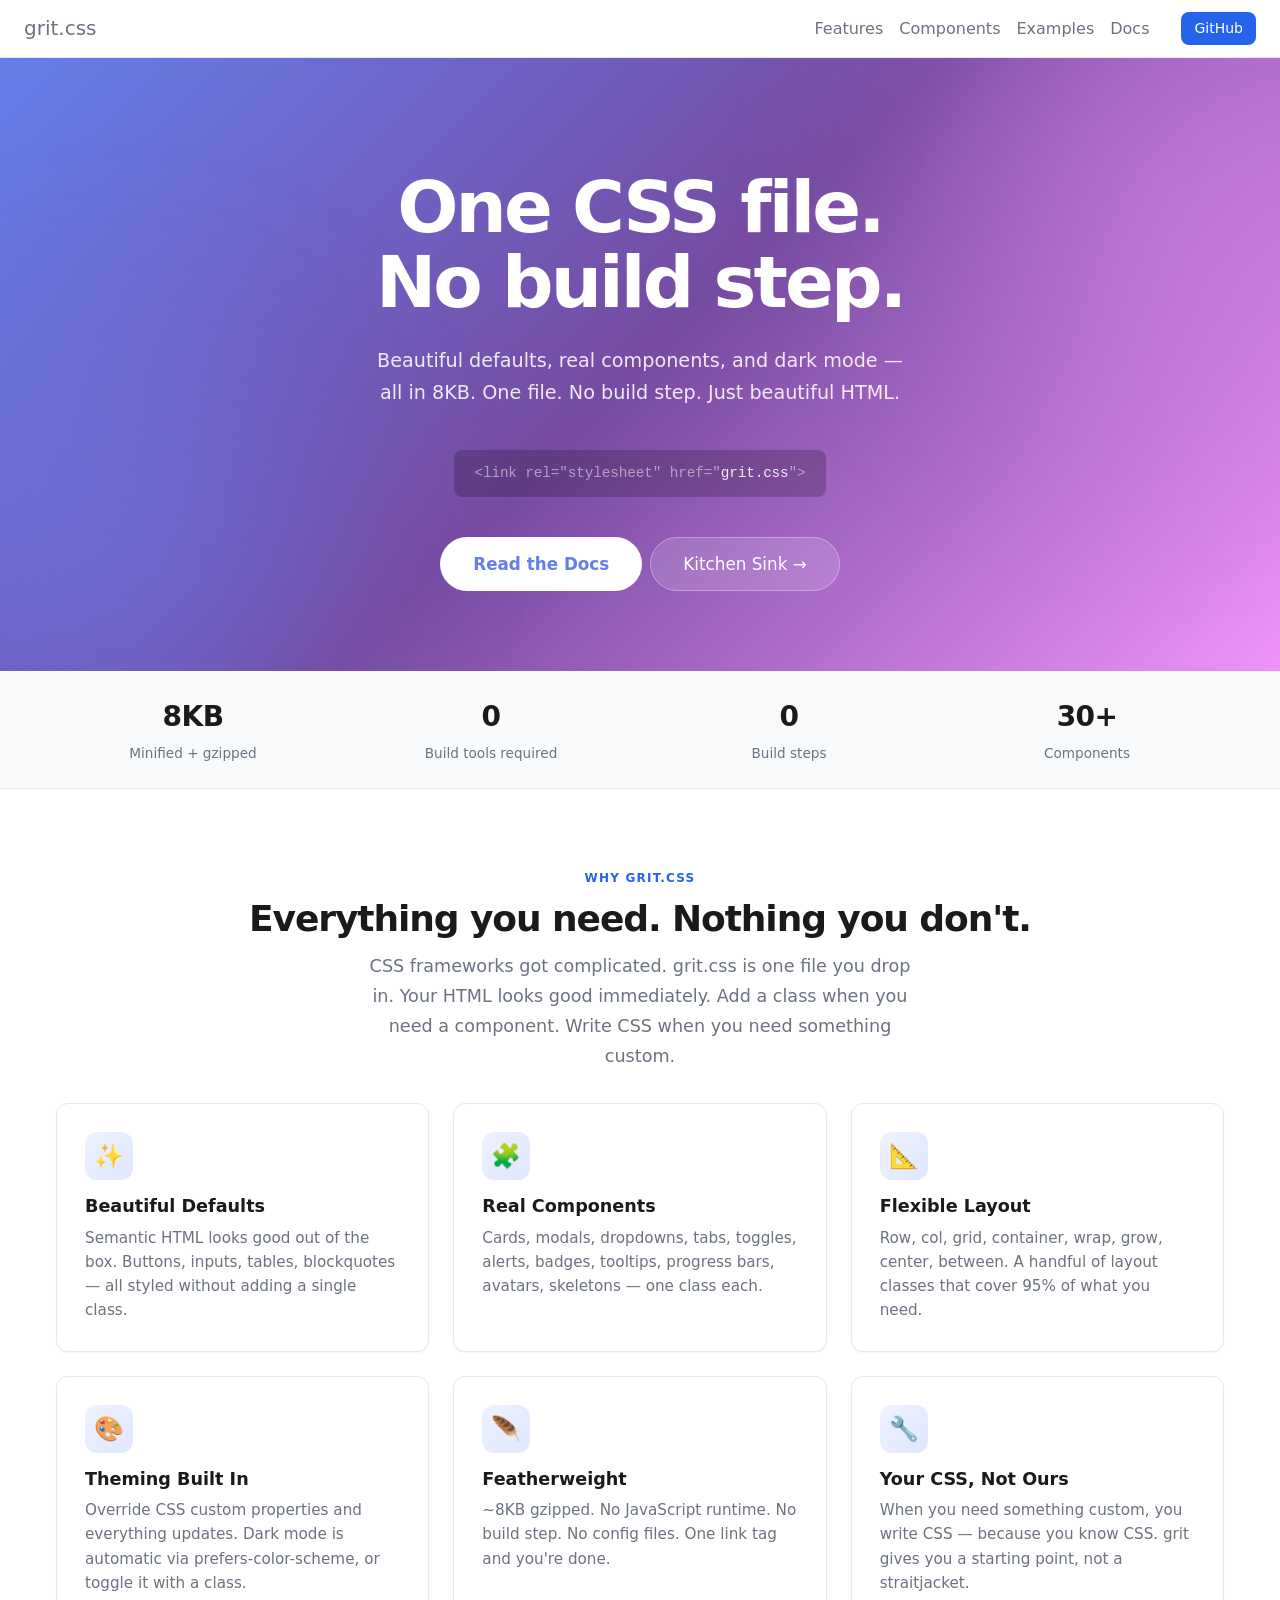
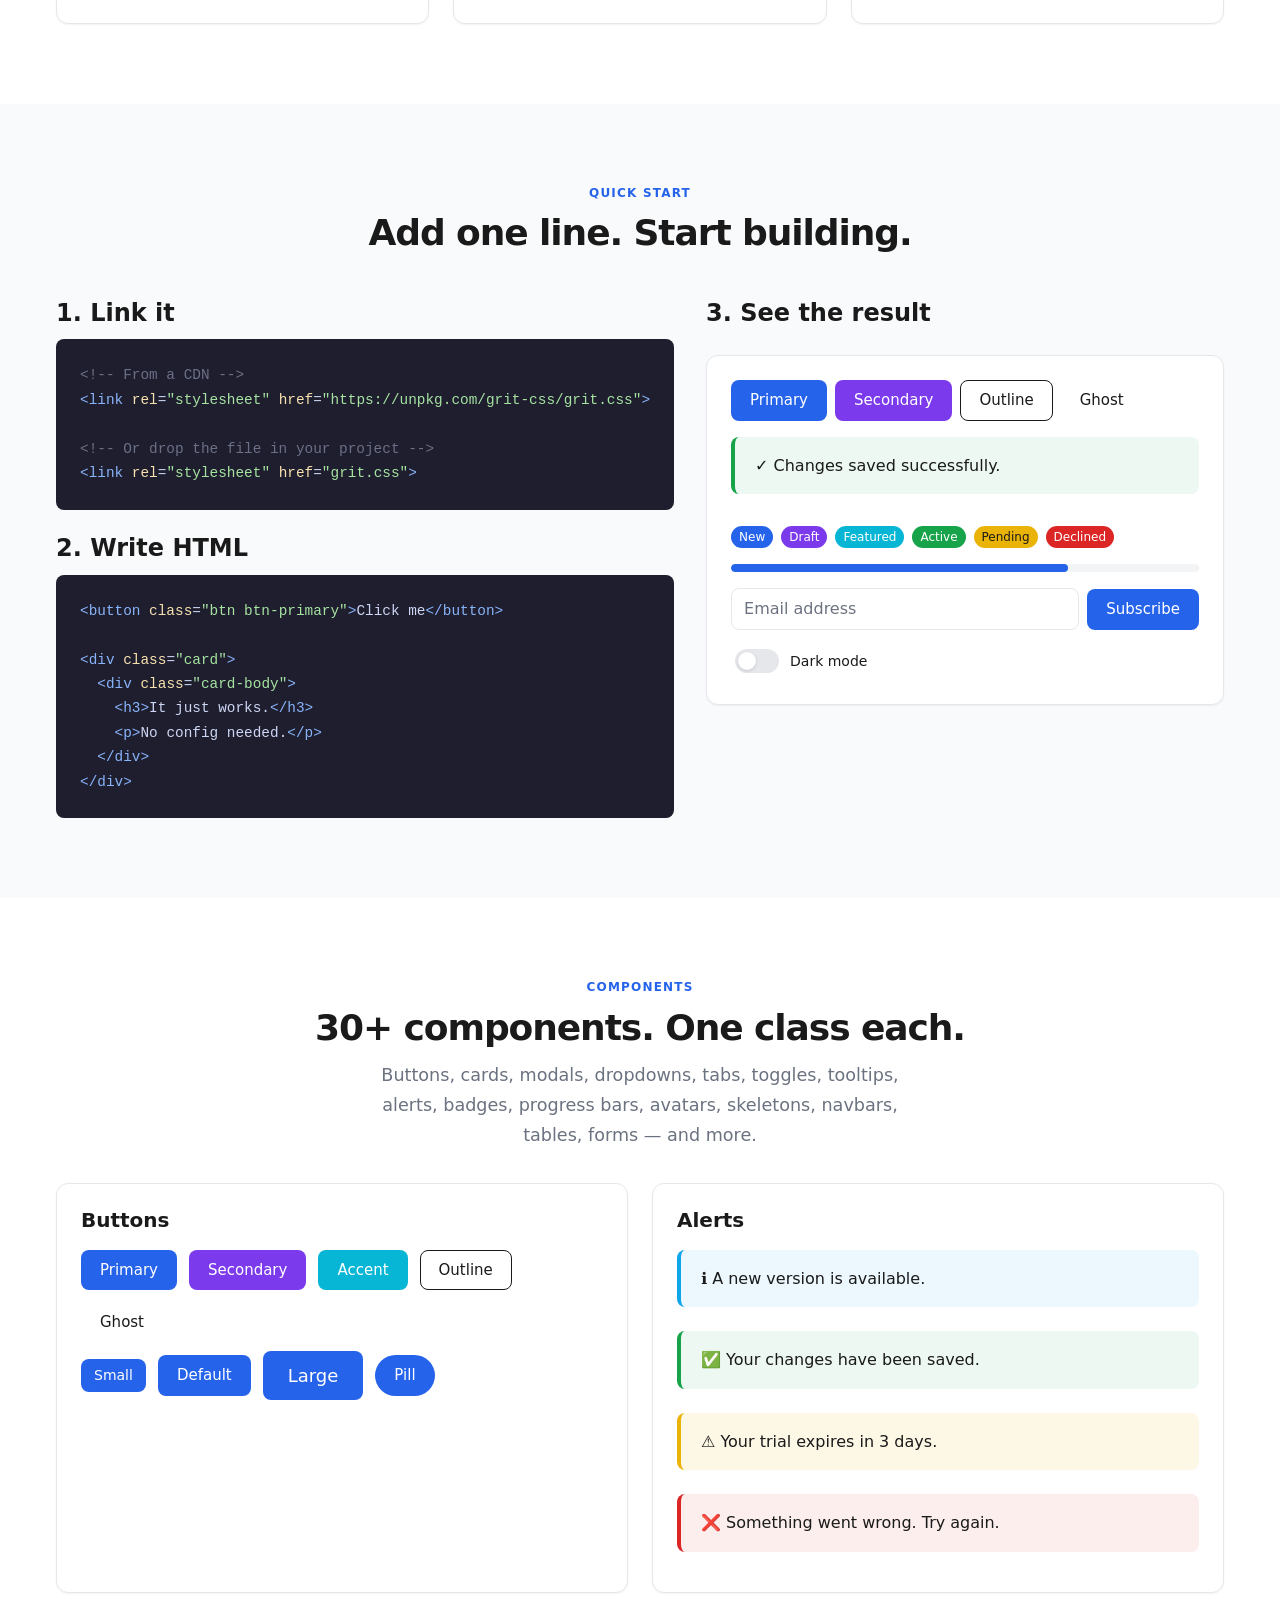
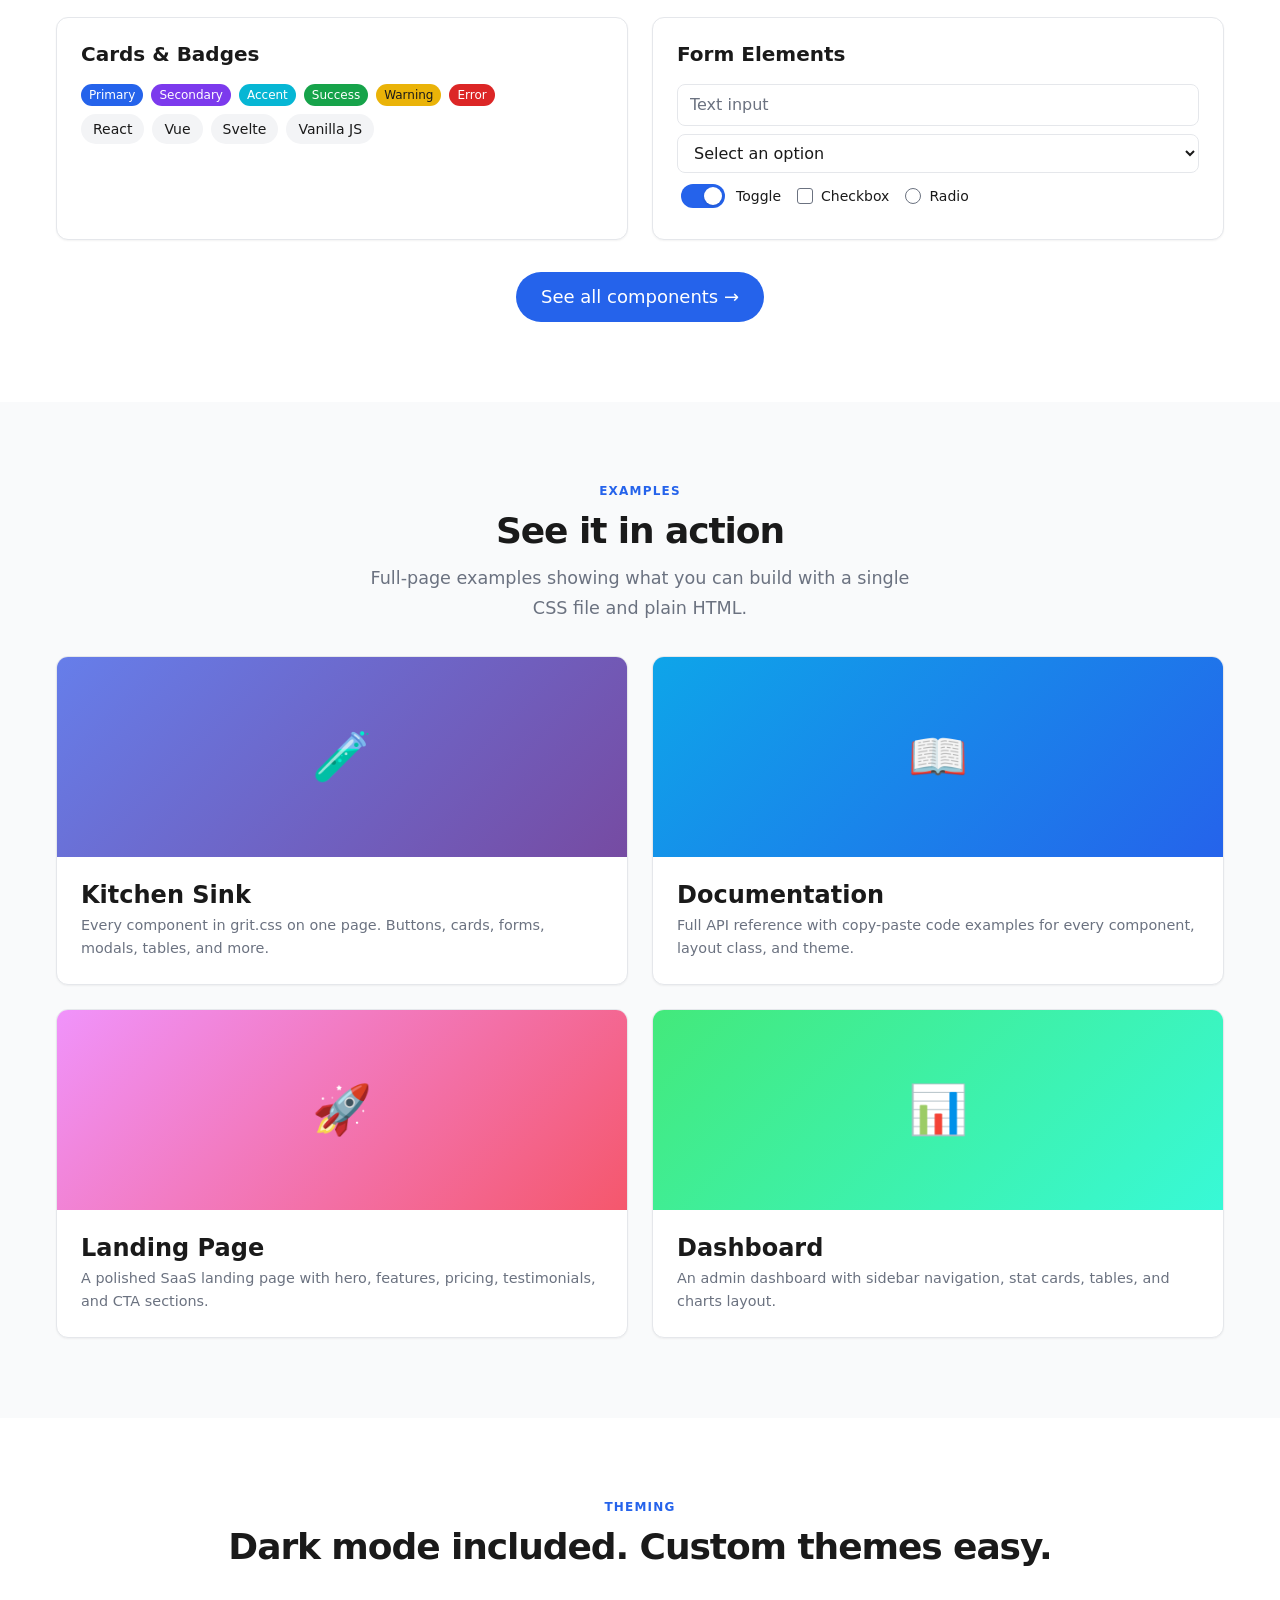
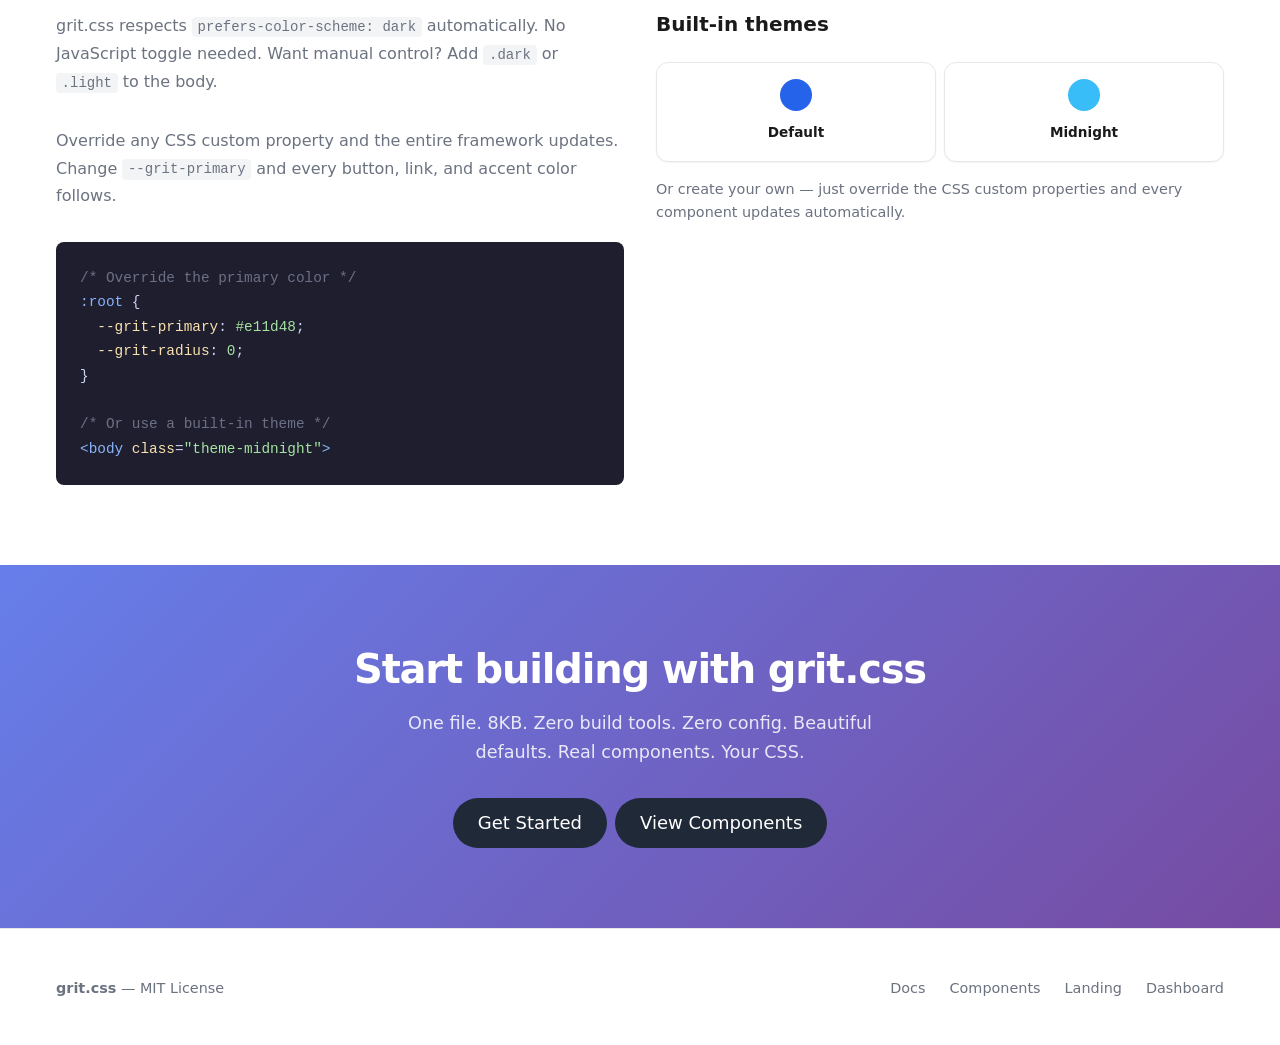
<file: index.html>
<!DOCTYPE html>
<html lang="en">
<head>
  <meta charset="UTF-8">
  <meta name="viewport" content="width=device-width, initial-scale=1.0">
  <title>grit.css — One file. No build step. Beautiful defaults.</title>
  <meta name="description" content="One CSS file. No build step. Beautiful defaults and 30+ components in 8KB.">
  <meta property="og:title" content="grit.css">
  <meta property="og:description" content="One CSS file. No build step. Beautiful defaults and 30+ components in 8KB.">
  <meta property="og:url" content="https://sandro.github.io/grit.css/">
  <meta property="og:type" content="website">
  <meta name="twitter:card" content="summary">
  <meta name="twitter:title" content="grit.css">
  <meta name="twitter:description" content="One CSS file. No build step. Beautiful defaults and 30+ components in 8KB.">
  <link rel="icon" href="data:image/svg+xml,<svg xmlns='http://www.w3.org/2000/svg' viewBox='0 0 100 100'><text y='.9em' font-size='90'>🧱</text></svg>">
  <link rel="stylesheet" href="grit.css">
  <style>
    html { scroll-behavior: smooth; }

    /* ─── Hero ─── */
    .hero {
      padding: 7rem 1rem 5rem;
      text-align: center;
      background: linear-gradient(135deg, #667eea 0%, #764ba2 50%, #f093fb 100%);
      position: relative;
      overflow: hidden;
    }
    .hero::before {
      content: '';
      position: absolute;
      top: -40%;
      right: -20%;
      width: 700px;
      height: 700px;
      background: radial-gradient(circle, rgba(240,147,251,0.4) 0%, transparent 70%);
      filter: blur(80px);
      pointer-events: none;
    }
    .hero::after {
      content: '';
      position: absolute;
      bottom: -30%;
      left: -15%;
      width: 600px;
      height: 600px;
      background: radial-gradient(circle, rgba(102,126,234,0.5) 0%, transparent 70%);
      filter: blur(80px);
      pointer-events: none;
    }
    .hero h1 {
      font-size: 4.5rem;
      line-height: 1.05;
      margin-bottom: 1.5rem;
      letter-spacing: -0.04em;
      color: #fff;
      font-weight: 800;
      position: relative;
      z-index: 1;
    }
    .hero p {
      max-width: 540px;
      margin: 0 auto 2.5rem;
      color: rgba(255,255,255,0.88);
      font-size: 1.2rem;
      line-height: 1.7;
      position: relative;
      z-index: 1;
    }
    .hero .hero-actions {
      position: relative;
      z-index: 1;
    }
    .hero .btn {
      font-size: 1.05rem;
      padding: 0.85rem 2rem;
    }
    .hero .btn-light {
      background: #fff;
      color: #667eea;
      font-weight: 600;
    }
    .hero .btn-light:hover {
      background: #f0edff;
    }
    .hero .btn-ghost-light {
      background: rgba(255,255,255,0.15);
      color: #fff;
      border: 1px solid rgba(255,255,255,0.3);
    }
    .hero .btn-ghost-light:hover {
      background: rgba(255,255,255,0.25);
    }

    /* ─── Install snippet ─── */
    .install-snippet {
      background: rgba(0,0,0,0.2);
      border-radius: var(--grit-radius);
      padding: 0.75rem 1.25rem;
      font-family: var(--grit-font-mono);
      font-size: 0.9rem;
      color: rgba(255,255,255,0.9);
      display: inline-block;
      margin-bottom: 2.5rem;
      position: relative;
      z-index: 1;
      letter-spacing: -0.01em;
    }
    .install-snippet .muted { color: rgba(255,255,255,0.5); }

    /* ─── Stats bar ─── */
    .stats-bar {
      background: var(--grit-surface);
      border-bottom: 1px solid var(--grit-border);
      padding: 1.5rem 1rem;
    }
    .stat-item {
      text-align: center;
    }
    .stat-value {
      font-size: 1.75rem;
      font-weight: 700;
      color: var(--grit-text);
      letter-spacing: -0.02em;
    }
    .stat-label {
      font-size: 0.85rem;
      color: var(--grit-muted);
      margin-top: 0.15rem;
    }

    /* ─── Sections ─── */
    .section { padding: 5rem 1rem; }
    .section-alt { background: var(--grit-surface); }
    .section-label {
      text-transform: uppercase;
      font-size: 0.75rem;
      font-weight: 600;
      letter-spacing: 0.1em;
      color: var(--grit-primary);
      margin-bottom: 0.5rem;
    }
    .section h2 {
      font-size: 2.25rem;
      letter-spacing: -0.03em;
      margin-bottom: 0.75rem;
    }
    .section .lead {
      font-size: 1.1rem;
      color: var(--grit-muted);
      max-width: 560px;
      line-height: 1.7;
    }

    /* ─── Feature cards ─── */
    .feature-icon {
      width: 48px;
      height: 48px;
      border-radius: 12px;
      display: flex;
      align-items: center;
      justify-content: center;
      font-size: 1.5rem;
      margin-bottom: 1rem;
      background: linear-gradient(135deg, #eef2ff, #e0e7ff);
      color: #667eea;
    }
    .feature-card {
      padding: 1.75rem;
    }
    .feature-card h3 {
      font-size: 1.1rem;
      margin-bottom: 0.5rem;
    }
    .feature-card p {
      font-size: 0.95rem;
      color: var(--grit-muted);
      line-height: 1.6;
      margin: 0;
    }

    /* ─── Example cards ─── */
    .example-card {
      overflow: hidden;
      transition: transform 0.2s, box-shadow 0.2s;
    }
    .example-card:hover {
      transform: translateY(-4px);
      box-shadow: 0 12px 40px rgba(0,0,0,0.1);
    }
    .example-preview {
      height: 200px;
      overflow: hidden;
      position: relative;
    }
    .example-preview img {
      width: 100%;
      height: 100%;
      object-fit: cover;
      object-position: top;
    }
    .example-gradient {
      height: 200px;
      display: flex;
      align-items: center;
      justify-content: center;
      font-size: 3rem;
    }
    .eg-kitchen { background: linear-gradient(135deg, #667eea, #764ba2); }
    .eg-docs { background: linear-gradient(135deg, #0ea5e9, #2563eb); }
    .eg-landing { background: linear-gradient(135deg, #f093fb, #f5576c); }
    .eg-dashboard { background: linear-gradient(135deg, #43e97b, #38f9d7); }

    .example-card .card-body h3 { margin-bottom: 0.25rem; }
    .example-card .card-body p {
      font-size: 0.9rem;
      color: var(--grit-muted);
      margin: 0;
    }
    .example-card .card-body a {
      text-decoration: none;
      color: inherit;
    }
    .example-card .card-body a:hover { color: var(--grit-primary); }

    /* ─── Code block ─── */
    .code-block {
      background: #1e1e2e;
      color: #cdd6f4;
      border-radius: var(--grit-radius);
      white-space: pre;
      padding: 1.5rem;
      font-family: var(--grit-font-mono);
      font-size: 0.9rem;
      line-height: 1.7;
      overflow-x: auto;
    }
    .code-block .tag { color: #89b4fa; }
    .code-block .attr { color: #f9e2af; }
    .code-block .str { color: #a6e3a1; }
    .code-block .comment { color: #6c7086; }

    /* ─── Component showcase ─── */
    .component-row {
      display: flex;
      flex-wrap: wrap;
      gap: 0.75rem;
      align-items: center;
    }

    /* ─── CTA ─── */
    .cta {
      background: linear-gradient(135deg, #667eea, #764ba2);
      padding: 5rem 1rem;
      text-align: center;
      color: #fff;
    }
    .cta h2 {
      color: #fff;
      font-size: 2.5rem;
      letter-spacing: -0.03em;
      margin-bottom: 1rem;
    }
    .cta p {
      color: rgba(255,255,255,0.85);
      font-size: 1.1rem;
      max-width: 480px;
      margin: 0 auto 2rem;
    }

    /* ─── Footer ─── */
    .site-footer {
      padding: 3rem 1rem;
      border-top: 1px solid var(--grit-border);
      color: var(--grit-muted);
      font-size: 0.9rem;
    }
    .site-footer a {
      color: var(--grit-muted);
      text-decoration: none;
    }
    .site-footer a:hover {
      color: var(--grit-text);
    }

    /* ─── Responsive ─── */
    @media (max-width: 768px) {
      .hero h1 { font-size: 2.75rem; }
      .hero p { font-size: 1.05rem; }
      .section h2 { font-size: 1.75rem; }
      .cta h2 { font-size: 2rem; }
      .stat-value { font-size: 1.4rem; }
    }
  </style>
</head>
<body>

<!-- Navbar -->
<nav class="navbar">
  <a href="/" class="brand">grit.css</a>
  <button class="navbar-toggle" aria-label="Menu" aria-expanded="false">
    <svg viewBox="0 0 24 24"><line class="bar-top" x1="3" y1="6" x2="21" y2="6"/><line class="bar-mid" x1="3" y1="12" x2="21" y2="12"/><line class="bar-bot" x1="3" y1="18" x2="21" y2="18"/></svg>
  </button>
  <div class="navbar-menu">
    <a href="#features">Features</a>
    <a href="#components">Components</a>
    <a href="#examples">Examples</a>
    <a href="examples/docs.html">Docs</a>
    <div class="grow"></div>
    <a href="https://github.com/sandro/grit.css" class="btn btn-primary btn-sm">GitHub</a>
  </div>
</nav>

<script>
document.querySelectorAll('.navbar-toggle').forEach(btn => {
  const menu = btn.nextElementSibling;
  btn.addEventListener('click', () => {
    const open = menu.classList.toggle('open');
    btn.setAttribute('aria-expanded', open);
  });
  menu.querySelectorAll('a').forEach(link => {
    link.addEventListener('click', () => {
      menu.classList.remove('open');
      btn.setAttribute('aria-expanded', 'false');
    });
  });
});
</script>

<!-- Hero -->
<section class="hero">
  <h1>One CSS file.<br>No build step.</h1>
  <p>Beautiful defaults, real components, and dark mode — all in 8KB. One file. No build step. Just beautiful HTML.</p>
  <div class="install-snippet">
    <span class="muted">&lt;link rel="stylesheet" href="</span>grit.css<span class="muted">"&gt;</span>
  </div>
  <div class="hero-actions row gap-sm center">
    <a href="examples/docs.html" class="btn btn-light btn-pill">Read the Docs</a>
    <a href="examples/kitchen-sink.html" class="btn btn-ghost-light btn-pill">Kitchen Sink →</a>
  </div>
</section>

<!-- Stats bar -->
<div class="stats-bar">
  <div class="container row between wrap gap-lg">
    <div class="stat-item grow">
      <div class="stat-value">8KB</div>
      <div class="stat-label">Minified + gzipped</div>
    </div>
    <div class="stat-item grow">
      <div class="stat-value">0</div>
      <div class="stat-label">Build tools required</div>
    </div>
    <div class="stat-item grow">
      <div class="stat-value">0</div>
      <div class="stat-label">Build steps</div>
    </div>
    <div class="stat-item grow">
      <div class="stat-value">30+</div>
      <div class="stat-label">Components</div>
    </div>
  </div>
</div>

<!-- Features -->
<section id="features" class="section">
  <div class="container col gap-xl">
    <div class="text-center">
      <p class="section-label">Why grit.css</p>
      <h2>Everything you need. Nothing you don't.</h2>
      <p class="lead" style="margin: 0 auto;">CSS frameworks got complicated. grit.css is one file you drop in. Your HTML looks good immediately. Add a class when you need a component. Write CSS when you need something custom.</p>
    </div>
    <div class="grid grid-3 gap-lg">
      <div class="card feature-card">
        <div class="feature-icon">✨</div>
        <h3>Beautiful Defaults</h3>
        <p>Semantic HTML looks good out of the box. Buttons, inputs, tables, blockquotes — all styled without adding a single class.</p>
      </div>
      <div class="card feature-card">
        <div class="feature-icon">🧩</div>
        <h3>Real Components</h3>
        <p>Cards, modals, dropdowns, tabs, toggles, alerts, badges, tooltips, progress bars, avatars, skeletons — one class each.</p>
      </div>
      <div class="card feature-card">
        <div class="feature-icon">📐</div>
        <h3>Flexible Layout</h3>
        <p>Row, col, grid, container, wrap, grow, center, between. A handful of layout classes that cover 95% of what you need.</p>
      </div>
      <div class="card feature-card">
        <div class="feature-icon">🎨</div>
        <h3>Theming Built In</h3>
        <p>Override CSS custom properties and everything updates. Dark mode is automatic via prefers-color-scheme, or toggle it with a class.</p>
      </div>
      <div class="card feature-card">
        <div class="feature-icon">🪶</div>
        <h3>Featherweight</h3>
        <p>~8KB gzipped. No JavaScript runtime. No build step. No config files. One link tag and you're done.</p>
      </div>
      <div class="card feature-card">
        <div class="feature-icon">🔧</div>
        <h3>Your CSS, Not Ours</h3>
        <p>When you need something custom, you write CSS — because you know CSS. grit gives you a starting point, not a straitjacket.</p>
      </div>
    </div>
  </div>
</section>

<!-- Quick Start -->
<section class="section section-alt">
  <div class="container col gap-xl">
    <div class="text-center">
      <p class="section-label">Quick Start</p>
      <h2>Add one line. Start building.</h2>
    </div>
    <div class="grid grid-2 gap-xl" style="align-items: start;">
      <div class="col gap-lg">
        <div>
          <h3>1. Link it</h3>
          <div class="code-block"><span class="comment">&lt;!-- From a CDN --&gt;</span>
<span class="tag">&lt;link</span> <span class="attr">rel</span>=<span class="str">"stylesheet"</span> <span class="attr">href</span>=<span class="str">"https://unpkg.com/grit-css/grit.css"</span><span class="tag">&gt;</span>

<span class="comment">&lt;!-- Or drop the file in your project --&gt;</span>
<span class="tag">&lt;link</span> <span class="attr">rel</span>=<span class="str">"stylesheet"</span> <span class="attr">href</span>=<span class="str">"grit.css"</span><span class="tag">&gt;</span></div>
        </div>
        <div>
          <h3>2. Write HTML</h3>
          <div class="code-block"><span class="tag">&lt;button</span> <span class="attr">class</span>=<span class="str">"btn btn-primary"</span><span class="tag">&gt;</span>Click me<span class="tag">&lt;/button&gt;</span>

<span class="tag">&lt;div</span> <span class="attr">class</span>=<span class="str">"card"</span><span class="tag">&gt;</span>
  <span class="tag">&lt;div</span> <span class="attr">class</span>=<span class="str">"card-body"</span><span class="tag">&gt;</span>
    <span class="tag">&lt;h3&gt;</span>It just works.<span class="tag">&lt;/h3&gt;</span>
    <span class="tag">&lt;p&gt;</span>No config needed.<span class="tag">&lt;/p&gt;</span>
  <span class="tag">&lt;/div&gt;</span>
<span class="tag">&lt;/div&gt;</span></div>
        </div>
      </div>
      <div class="col gap-md">
        <h3>3. See the result</h3>
        <div class="card">
          <div class="card-body col gap-md">
            <div class="row gap-sm wrap">
              <button class="btn btn-primary">Primary</button>
              <button class="btn btn-secondary">Secondary</button>
              <button class="btn btn-outline">Outline</button>
              <button class="btn btn-ghost">Ghost</button>
            </div>
            <div class="alert alert-success">✓ Changes saved successfully.</div>
            <div class="row gap-sm wrap">
              <span class="badge badge-primary">New</span>
              <span class="badge badge-secondary">Draft</span>
              <span class="badge badge-accent">Featured</span>
              <span class="badge badge-success">Active</span>
              <span class="badge badge-warning">Pending</span>
              <span class="badge badge-error">Declined</span>
            </div>
            <div class="progress" style="height: 8px;">
              <div class="progress-bar" style="width: 72%;"></div>
            </div>
            <div class="row gap-sm">
              <input placeholder="Email address" style="flex: 1;">
              <button class="btn btn-primary">Subscribe</button>
            </div>
            <label class="row gap-sm" style="align-items: center;">
              <input type="checkbox" class="toggle">
              <span>Dark mode</span>
            </label>
          </div>
        </div>
      </div>
    </div>
  </div>
</section>

<!-- Component Showcase -->
<section id="components" class="section">
  <div class="container col gap-xl">
    <div class="text-center">
      <p class="section-label">Components</p>
      <h2>30+ components. One class each.</h2>
      <p class="lead" style="margin: 0 auto;">Buttons, cards, modals, dropdowns, tabs, toggles, tooltips, alerts, badges, progress bars, avatars, skeletons, navbars, tables, forms — and more.</p>
    </div>
    <div class="grid grid-2 gap-lg">
      <!-- Buttons -->
      <div class="card">
        <div class="card-body col gap-sm">
          <h4>Buttons</h4>
          <div class="component-row">
            <button class="btn btn-primary">Primary</button>
            <button class="btn btn-secondary">Secondary</button>
            <button class="btn btn-accent">Accent</button>
            <button class="btn btn-outline">Outline</button>
            <button class="btn btn-ghost">Ghost</button>
          </div>
          <div class="component-row">
            <button class="btn btn-primary btn-sm">Small</button>
            <button class="btn btn-primary">Default</button>
            <button class="btn btn-primary btn-lg">Large</button>
            <button class="btn btn-primary btn-pill">Pill</button>
          </div>
        </div>
      </div>
      <!-- Alerts -->
      <div class="card">
        <div class="card-body col gap-sm">
          <h4>Alerts</h4>
          <div class="alert alert-info">ℹ️ A new version is available.</div>
          <div class="alert alert-success">✅ Your changes have been saved.</div>
          <div class="alert alert-warning">⚠️ Your trial expires in 3 days.</div>
          <div class="alert alert-error">❌ Something went wrong. Try again.</div>
        </div>
      </div>
      <!-- Cards -->
      <div class="card">
        <div class="card-body col gap-sm">
          <h4>Cards & Badges</h4>
          <div class="row gap-sm wrap">
            <span class="badge badge-primary">Primary</span>
            <span class="badge badge-secondary">Secondary</span>
            <span class="badge badge-accent">Accent</span>
            <span class="badge badge-success">Success</span>
            <span class="badge badge-warning">Warning</span>
            <span class="badge badge-error">Error</span>
          </div>
          <div class="row gap-sm wrap">
            <span class="chip">React</span>
            <span class="chip">Vue</span>
            <span class="chip">Svelte</span>
            <span class="chip">Vanilla JS</span>
          </div>
        </div>
      </div>
      <!-- Form elements -->
      <div class="card">
        <div class="card-body col gap-sm">
          <h4>Form Elements</h4>
          <input placeholder="Text input">
          <select>
            <option>Select an option</option>
            <option>Option A</option>
            <option>Option B</option>
          </select>
          <div class="row gap-md" style="align-items: center;">
            <label class="row gap-sm" style="align-items: center;">
              <input type="checkbox" class="toggle" checked>
              <span>Toggle</span>
            </label>
            <label class="row gap-sm" style="align-items: center;">
              <input type="checkbox">
              <span>Checkbox</span>
            </label>
            <label class="row gap-sm" style="align-items: center;">
              <input type="radio" name="demo">
              <span>Radio</span>
            </label>
          </div>
        </div>
      </div>
    </div>
    <div class="text-center">
      <a href="examples/kitchen-sink.html" class="btn btn-primary btn-lg btn-pill">See all components →</a>
    </div>
  </div>
</section>

<!-- Examples -->
<section id="examples" class="section section-alt">
  <div class="container col gap-xl">
    <div class="text-center">
      <p class="section-label">Examples</p>
      <h2>See it in action</h2>
      <p class="lead" style="margin: 0 auto;">Full-page examples showing what you can build with a single CSS file and plain HTML.</p>
    </div>
    <div class="grid grid-2 gap-lg">
      <a href="examples/kitchen-sink.html" class="card example-card" style="text-decoration: none; color: inherit;">
        <div class="example-preview">
          <div class="example-gradient eg-kitchen">🧪</div>
        </div>
        <div class="card-body">
          <h3>Kitchen Sink</h3>
          <p>Every component in grit.css on one page. Buttons, cards, forms, modals, tables, and more.</p>
        </div>
      </a>
      <a href="examples/docs.html" class="card example-card" style="text-decoration: none; color: inherit;">
        <div class="example-preview">
          <div class="example-gradient eg-docs">📖</div>
        </div>
        <div class="card-body">
          <h3>Documentation</h3>
          <p>Full API reference with copy-paste code examples for every component, layout class, and theme.</p>
        </div>
      </a>
      <a href="examples/landing.html" class="card example-card" style="text-decoration: none; color: inherit;">
        <div class="example-preview">
          <div class="example-gradient eg-landing">🚀</div>
        </div>
        <div class="card-body">
          <h3>Landing Page</h3>
          <p>A polished SaaS landing page with hero, features, pricing, testimonials, and CTA sections.</p>
        </div>
      </a>
      <a href="examples/dashboard.html" class="card example-card" style="text-decoration: none; color: inherit;">
        <div class="example-preview">
          <div class="example-gradient eg-dashboard">📊</div>
        </div>
        <div class="card-body">
          <h3>Dashboard</h3>
          <p>An admin dashboard with sidebar navigation, stat cards, tables, and charts layout.</p>
        </div>
      </a>
    </div>
  </div>
</section>

<!-- Theming -->
<section class="section">
  <div class="container col gap-xl">
    <div class="text-center">
      <p class="section-label">Theming</p>
      <h2>Dark mode included. Custom themes easy.</h2>
    </div>
    <div class="grid grid-2 gap-xl" style="align-items: start;">
      <div class="col gap-md">
        <p style="color: var(--grit-muted); line-height: 1.7;">grit.css respects <code>prefers-color-scheme: dark</code> automatically. No JavaScript toggle needed. Want manual control? Add <code>.dark</code> or <code>.light</code> to the body.</p>
        <p style="color: var(--grit-muted); line-height: 1.7;">Override any CSS custom property and the entire framework updates. Change <code>--grit-primary</code> and every button, link, and accent color follows.</p>
        <div class="code-block"><span class="comment">/* Override the primary color */</span>
<span class="tag">:root</span> {
  <span class="attr">--grit-primary</span>: <span class="str">#e11d48</span>;
  <span class="attr">--grit-radius</span>: <span class="str">0</span>;
}

<span class="comment">/* Or use a built-in theme */</span>
<span class="tag">&lt;body</span> <span class="attr">class</span>=<span class="str">"theme-midnight"</span><span class="tag">&gt;</span></div>
      </div>
      <div class="col gap-md">
        <h4>Built-in themes</h4>
        <div class="grid grid-2 gap-sm">
          <div class="card" style="padding: 1rem; text-align: center;">
            <div style="width: 32px; height: 32px; border-radius: 50%; background: #2563eb; margin: 0 auto 0.5rem;"></div>
            <strong style="font-size: 0.85rem;">Default</strong>
          </div>
          <div class="card" style="padding: 1rem; text-align: center;">
            <div style="width: 32px; height: 32px; border-radius: 50%; background: #38bdf8; margin: 0 auto 0.5rem;"></div>
            <strong style="font-size: 0.85rem;">Midnight</strong>
          </div>
        </div>
        <p style="color: var(--grit-muted); font-size: 0.9rem; line-height: 1.6;">Or create your own — just override the CSS custom properties and every component updates automatically.</p>
      </div>
    </div>
  </div>
</section>

<!-- CTA -->
<section class="cta">
  <h2>Start building with grit.css</h2>
  <p>One file. 8KB. Zero build tools. Zero config. Beautiful defaults. Real components. Your CSS.</p>
  <div class="row gap-sm center">
    <a href="examples/docs.html" class="btn btn-light btn-lg btn-pill">Get Started</a>
    <a href="examples/kitchen-sink.html" class="btn btn-ghost-light btn-lg btn-pill">View Components</a>
  </div>
</section>

<!-- Footer -->
<footer class="site-footer">
  <div class="container row between wrap gap-md">
    <div>
      <strong>grit.css</strong> — MIT License
    </div>
    <div class="row gap-lg">
      <a href="examples/docs.html">Docs</a>
      <a href="examples/kitchen-sink.html">Components</a>
      <a href="examples/landing.html">Landing</a>
      <a href="examples/dashboard.html">Dashboard</a>
    </div>
  </div>
</footer>

</body>
</html>
</file>
<file: grit.css>
/* grit.css v0.1.0 | MIT License | https://github.com/sandro/grit.css */

/* === Custom Properties === */

:root {
  --grit-primary: #2563eb;
  --grit-primary-content: #ffffff;
  --grit-secondary: #7c3aed;
  --grit-secondary-content: #ffffff;
  --grit-accent: #06b6d4;
  --grit-accent-content: #ffffff;
  --grit-neutral: #1f2937;
  --grit-neutral-content: #ffffff;

  --grit-success: #16a34a;
  --grit-success-content: #ffffff;
  --grit-warning: #eab308;
  --grit-warning-content: #1a1a1a;
  --grit-error: #dc2626;
  --grit-error-content: #ffffff;
  --grit-info: #0ea5e9;
  --grit-info-content: #ffffff;

  --grit-bg: #ffffff;
  --grit-text: #1a1a1a;
  --grit-muted: #6b7280;
  --grit-border: #e5e7eb;
  --grit-surface: #f9fafb;
  --grit-surface-2: #f3f4f6;

  --grit-radius-sm: 0.25rem;
  --grit-radius: 0.5rem;
  --grit-radius-lg: 0.75rem;
  --grit-radius-xl: 1rem;
  --grit-radius-full: 9999px;

  --grit-shadow-sm: 0 1px 2px rgba(0,0,0,0.05);
  --grit-shadow: 0 2px 8px rgba(0,0,0,0.08);
  --grit-shadow-lg: 0 8px 24px rgba(0,0,0,0.12);

  --grit-font: system-ui, -apple-system, sans-serif;
  --grit-font-mono: ui-monospace, 'SF Mono', monospace;

  --grit-transition: 150ms ease;
}

/* === Reset === */

*, *::before, *::after {
  box-sizing: border-box;
}

body {
  margin: 0;
  font-family: var(--grit-font);
  color: var(--grit-text);
  background-color: var(--grit-bg);
  line-height: 1.6;
  -webkit-font-smoothing: antialiased;
  -moz-osx-font-smoothing: grayscale;
}

/* === Base Typography === */

h1, h2, h3, h4, h5, h6 {
  margin: 0 0 0.5em;
  font-weight: 700;
  line-height: 1.2;
  color: var(--grit-text);
}

h1 { font-size: 2.25rem; letter-spacing: -0.025em; }
h2 { font-size: 1.875rem; letter-spacing: -0.02em; }
h3 { font-size: 1.5rem; }
h4 { font-size: 1.25rem; }
h5 { font-size: 1.125rem; }
h6 { font-size: 1rem; }

p {
  margin: 0 0 1em;
}

a {
  color: var(--grit-primary);
  text-decoration: none;
  transition: color var(--grit-transition);
}

a:hover {
  text-decoration: underline;
}

ul, ol {
  margin: 0 0 1em;
  padding-left: 1.5em;
}

blockquote {
  margin: 0 0 1em;
  padding: 0.75rem 1.25rem;
  border-left: 4px solid var(--grit-primary);
  font-style: italic;
  color: var(--grit-muted);
  background: var(--grit-surface);
  border-radius: 0 var(--grit-radius) var(--grit-radius) 0;
}

code {
  font-family: var(--grit-font-mono);
  font-size: 0.875em;
  background: var(--grit-surface-2);
  padding: 0.15em 0.4em;
  border-radius: var(--grit-radius-sm);
}

pre {
  margin: 0 0 1em;
  padding: 1rem 1.25rem;
  background: var(--grit-surface);
  border-radius: var(--grit-radius);
  overflow-x: auto;
  font-family: var(--grit-font-mono);
  font-size: 0.875rem;
  line-height: 1.7;
  border: 1px solid var(--grit-border);
}

pre code {
  background: none;
  padding: 0;
  font-size: inherit;
}

hr {
  border: none;
  border-top: 1px solid var(--grit-border);
  margin: 1.5em 0;
}

img {
  max-width: 100%;
  display: block;
}

table {
  border-collapse: collapse;
  width: 100%;
  margin: 0 0 1em;
}

th {
  text-align: left;
  font-weight: 600;
  padding: 0.625rem 0.75rem;
  border-bottom: 2px solid var(--grit-border);
  color: var(--grit-text);
}

td {
  padding: 0.625rem 0.75rem;
  border-bottom: 1px solid var(--grit-border);
}

mark {
  background: #fef08a;
  color: var(--grit-text);
  padding: 0.1em 0.25em;
  border-radius: var(--grit-radius-sm);
}

/* === Form Defaults === */

input, select, textarea {
  font-family: inherit;
  font-size: inherit;
  line-height: 1.5;
  padding: 0.5rem 0.75rem;
  border: 1px solid var(--grit-border);
  border-radius: var(--grit-radius);
  background: var(--grit-bg);
  color: var(--grit-text);
  transition: border-color var(--grit-transition), box-shadow var(--grit-transition);
  outline: none;
}

input:focus, select:focus, textarea:focus {
  border-color: var(--grit-primary);
  box-shadow: 0 0 0 3px rgba(37, 99, 235, 0.15);
}

input::placeholder, textarea::placeholder {
  color: var(--grit-muted);
}

textarea {
  resize: vertical;
  min-height: 5rem;
}

select {
  cursor: pointer;
}

label {
  font-weight: 500;
  font-size: 0.875rem;
  display: block;
  margin-bottom: 0.25rem;
}

button {
  cursor: pointer;
  font-family: inherit;
}

/* === Buttons === */

.btn {
  display: inline-flex;
  align-items: center;
  justify-content: center;
  gap: 0.5rem;
  padding: 0.5rem 1.125rem;
  font-size: 0.9375rem;
  font-weight: 500;
  line-height: 1.5;
  border-radius: var(--grit-radius);
  border: 1.5px solid transparent;
  background: var(--grit-neutral);
  color: var(--grit-neutral-content);
  cursor: pointer;
  transition: all var(--grit-transition);
  text-decoration: none;
  white-space: nowrap;
  user-select: none;
}

.btn:hover {
  filter: brightness(1.1);
  transform: translateY(-1px);
  box-shadow: var(--grit-shadow);
  text-decoration: none;
}

.btn:active {
  transform: scale(0.98) translateY(0);
  box-shadow: none;
}

.btn-primary {
  background: var(--grit-primary);
  color: var(--grit-primary-content);
}

.btn-secondary {
  background: var(--grit-secondary);
  color: var(--grit-secondary-content);
}

.btn-accent {
  background: var(--grit-accent);
  color: var(--grit-accent-content);
}

.btn-success {
  background: var(--grit-success);
  color: var(--grit-success-content);
}

.btn-warning {
  background: var(--grit-warning);
  color: var(--grit-warning-content);
}

.btn-error {
  background: var(--grit-error);
  color: var(--grit-error-content);
}

.btn-info {
  background: var(--grit-info);
  color: var(--grit-info-content);
}

.btn-outline {
  background: transparent;
  border: 1.5px solid currentColor;
  color: var(--grit-text);
}

.btn-outline:hover {
  background: var(--grit-neutral);
  color: var(--grit-neutral-content);
  border-color: var(--grit-neutral);
}

.btn-outline.btn-primary {
  color: var(--grit-primary);
}

.btn-outline.btn-primary:hover {
  background: var(--grit-primary);
  color: var(--grit-primary-content);
  border-color: var(--grit-primary);
}

.btn-outline.btn-secondary {
  color: var(--grit-secondary);
}

.btn-outline.btn-secondary:hover {
  background: var(--grit-secondary);
  color: var(--grit-secondary-content);
  border-color: var(--grit-secondary);
}

.btn-outline.btn-accent {
  color: var(--grit-accent);
}

.btn-outline.btn-accent:hover {
  background: var(--grit-accent);
  color: var(--grit-accent-content);
  border-color: var(--grit-accent);
}

.btn-outline.btn-success {
  color: var(--grit-success);
}

.btn-outline.btn-success:hover {
  background: var(--grit-success);
  color: var(--grit-success-content);
  border-color: var(--grit-success);
}

.btn-outline.btn-error {
  color: var(--grit-error);
}

.btn-outline.btn-error:hover {
  background: var(--grit-error);
  color: var(--grit-error-content);
  border-color: var(--grit-error);
}

.btn-ghost {
  background: transparent;
  color: var(--grit-text);
}

.btn-ghost:hover {
  background: var(--grit-surface-2);
  filter: none;
}

.btn-xs {
  padding: 0.15rem 0.5rem;
  font-size: 0.75rem;
}

.btn-sm {
  padding: 0.3rem 0.75rem;
  font-size: 0.875rem;
}

.btn-lg {
  padding: 0.65rem 1.5rem;
  font-size: 1.125rem;
}

.btn-block {
  width: 100%;
}

.btn-pill {
  border-radius: var(--grit-radius-full);
}

.btn[disabled],
.btn:disabled {
  opacity: 0.5;
  cursor: not-allowed;
  pointer-events: none;
}

/* === Cards === */

.card {
  background: var(--grit-bg);
  border: 1px solid var(--grit-border);
  border-radius: var(--grit-radius-lg);
  box-shadow: var(--grit-shadow-sm);
  overflow: hidden;
}

.card-body {
  padding: 1.5rem;
}

.card-title {
  font-weight: 600;
  font-size: 1.125rem;
  margin-bottom: 0.5rem;
  color: var(--grit-text);
}

.card-actions {
  display: flex;
  gap: 0.5rem;
  justify-content: flex-end;
  padding-top: 1rem;
}

.card > img:first-child {
  width: 100%;
  display: block;
}

.card-bordered {
  border-width: 2px;
}

/* === Badges === */

.badge {
  display: inline-flex;
  align-items: center;
  justify-content: center;
  padding: 0.125rem 0.5rem;
  font-size: 0.75rem;
  font-weight: 500;
  line-height: 1.5;
  border-radius: var(--grit-radius-full);
  background: var(--grit-surface-2);
  color: var(--grit-text);
  white-space: nowrap;
}

.badge-primary {
  background: var(--grit-primary);
  color: var(--grit-primary-content);
}

.badge-secondary {
  background: var(--grit-secondary);
  color: var(--grit-secondary-content);
}

.badge-accent {
  background: var(--grit-accent);
  color: var(--grit-accent-content);
}

.badge-success {
  background: var(--grit-success);
  color: var(--grit-success-content);
}

.badge-warning {
  background: var(--grit-warning);
  color: var(--grit-warning-content);
}

.badge-error {
  background: var(--grit-error);
  color: var(--grit-error-content);
}

.badge-info {
  background: var(--grit-info);
  color: var(--grit-info-content);
}

.badge-outline {
  background: transparent;
  border: 1.5px solid currentColor;
}

.badge-outline.badge-primary {
  color: var(--grit-primary);
}

.badge-outline.badge-secondary {
  color: var(--grit-secondary);
}

.badge-outline.badge-success {
  color: var(--grit-success);
}

.badge-outline.badge-error {
  color: var(--grit-error);
}

.badge-outline.badge-warning {
  color: var(--grit-warning);
}

.badge-outline.badge-info {
  color: var(--grit-info);
}

.badge-lg {
  padding: 0.25rem 0.75rem;
  font-size: 0.875rem;
}

/* === Alerts === */

.alert {
  padding: 1rem 1.25rem;
  border-radius: var(--grit-radius);
  display: flex;
  align-items: center;
  gap: 0.75rem;
  border-left: 4px solid var(--grit-border);
  background: var(--grit-surface);
  color: var(--grit-text);
  margin-bottom: 1rem;
}

.alert-info {
  background: rgba(14, 165, 233, 0.08);
  border-left-color: var(--grit-info);
  color: var(--grit-text);
}

.alert-success {
  background: rgba(22, 163, 74, 0.08);
  border-left-color: var(--grit-success);
  color: var(--grit-text);
}

.alert-warning {
  background: rgba(234, 179, 8, 0.1);
  border-left-color: var(--grit-warning);
  color: var(--grit-text);
}

.alert-error {
  background: rgba(220, 38, 38, 0.08);
  border-left-color: var(--grit-error);
  color: var(--grit-text);
}

/* === Navbar === */

.navbar {
  display: flex;
  align-items: center;
  flex-wrap: wrap;
  padding: 0.75rem 1.5rem;
  background: var(--grit-bg);
  border-bottom: 1px solid var(--grit-border);
  gap: 0 1rem;
  position: relative;
}

.navbar .brand {
  font-weight: 700;
  font-size: 1.25rem;
  text-decoration: none;
  color: var(--grit-text);
  margin-right: auto;
}

.navbar a:not(.btn) {
  text-decoration: none;
  color: var(--grit-muted);
  transition: color var(--grit-transition);
  font-weight: 450;
}

.navbar a:not(.btn):hover {
  color: var(--grit-text);
  text-decoration: none;
}

.navbar .brand:hover {
  color: var(--grit-text);
}

/* Navbar menu (collapsible on mobile) */
.navbar-menu {
  display: flex;
  align-items: center;
  gap: 1rem;
}

/* Hamburger toggle */
.navbar-toggle {
  display: none;
  background: none;
  border: none;
  cursor: pointer;
  padding: 0.25rem;
  color: var(--grit-text);
  -webkit-tap-highlight-color: transparent;
}

.navbar-toggle svg {
  display: block;
  width: 1.5rem;
  height: 1.5rem;
  stroke: currentColor;
  stroke-width: 2;
  stroke-linecap: round;
  stroke-linejoin: round;
  fill: none;
}

/* Hamburger icon lines */
.navbar-toggle .bar-top,
.navbar-toggle .bar-mid,
.navbar-toggle .bar-bot {
  transition: transform 220ms ease, opacity 160ms ease;
  transform-origin: center;
}

/* Animate to X when open */
.navbar-toggle[aria-expanded="true"] .bar-top {
  transform: translateY(6px) rotate(45deg);
}
.navbar-toggle[aria-expanded="true"] .bar-mid {
  opacity: 0;
}
.navbar-toggle[aria-expanded="true"] .bar-bot {
  transform: translateY(-6px) rotate(-45deg);
}

/* Mobile: collapse menu */
@media (max-width: 768px) {
  .navbar-toggle {
    display: block;
  }

  .navbar-menu {
    flex-basis: 100%;
    flex-direction: column;
    align-items: stretch;
    gap: 0;
    overflow: hidden;
    max-height: 0;
    opacity: 0;
    transition: max-height 300ms ease, opacity 200ms ease, padding 200ms ease;
    padding: 0;
  }

  .navbar-menu.open {
    max-height: 24rem;
    opacity: 1;
    padding: 0.5rem 0 0.25rem;
  }

  .navbar-menu a,
  .navbar-menu label,
  .navbar-menu .navbar-item {
    display: block;
    padding: 0.625rem 0;
    border-top: 1px solid var(--grit-border);
    font-size: 0.95rem;
  }

  .navbar-menu a:first-child,
  .navbar-menu label:first-child,
  .navbar-menu .navbar-item:first-child {
    border-top: none;
  }
}

/* === Modal (native dialog) === */

dialog.modal {
  padding: 0;
  border: none;
  border-radius: var(--grit-radius-lg);
  box-shadow: var(--grit-shadow-lg);
  max-width: 32rem;
  width: 90%;
  background: var(--grit-bg);
  color: var(--grit-text);
}

dialog.modal::backdrop {
  background: rgba(0, 0, 0, 0.4);
  backdrop-filter: blur(2px);
}

dialog.modal[open] {
  animation: grit-modal-in 200ms ease forwards;
}

@keyframes grit-modal-in {
  from {
    opacity: 0;
    transform: scale(0.95) translateY(-8px);
  }
  to {
    opacity: 1;
    transform: scale(1) translateY(0);
  }
}

.modal-body {
  padding: 1.5rem;
}

.modal-title {
  font-weight: 600;
  font-size: 1.25rem;
  margin-bottom: 0.75rem;
  color: var(--grit-text);
}

.modal-actions {
  display: flex;
  gap: 0.5rem;
  justify-content: flex-end;
  padding-top: 1rem;
}

/* === Toggle === */

.toggle {
  -webkit-appearance: none;
  appearance: none;
  width: 2.75rem;
  height: 1.5rem;
  background: var(--grit-border);
  border-radius: var(--grit-radius-full);
  position: relative;
  cursor: pointer;
  transition: background var(--grit-transition);
  border: none;
  outline: none;
  flex-shrink: 0;
}

.toggle::before {
  content: '';
  position: absolute;
  width: 1.125rem;
  height: 1.125rem;
  background: #ffffff;
  border-radius: 50%;
  top: 50%;
  transform: translateY(-50%);
  left: 3px;
  transition: transform var(--grit-transition);
  box-shadow: 0 1px 3px rgba(0,0,0,0.15);
}

.toggle:checked {
  background: var(--grit-primary);
}

.toggle:checked::before {
  transform: translateY(-50%) translateX(1.25rem);
}

.toggle:focus-visible {
  box-shadow: 0 0 0 3px rgba(37, 99, 235, 0.15);
}

/* === Checkbox === */

input[type="checkbox"]:not(.toggle) {
  -webkit-appearance: none;
  appearance: none;
  width: 1rem;
  height: 1rem;
  min-width: 1rem;
  min-height: 1rem;
  padding: 0;
  margin: 0;
  border: 1.5px solid var(--grit-muted);
  border-radius: 3px;
  background: var(--grit-bg);
  cursor: pointer;
  position: relative;
  flex-shrink: 0;
  vertical-align: middle;
  transition: background 0.15s ease, border-color 0.15s ease;
}

input[type="checkbox"]:not(.toggle):hover {
  border-color: var(--grit-primary);
}

input[type="checkbox"]:not(.toggle):checked {
  background: var(--grit-primary);
  border-color: var(--grit-primary);
}

input[type="checkbox"]:not(.toggle):checked::after {
  content: '';
  position: absolute;
  left: 50%;
  top: 45%;
  width: 4px;
  height: 8px;
  border: solid #fff;
  border-width: 0 2px 2px 0;
  transform: translate(-50%, -50%) rotate(45deg);
}

input[type="checkbox"]:not(.toggle):focus-visible {
  box-shadow: 0 0 0 2px rgba(37, 99, 235, 0.2);
  outline: none;
}

/* === Radio === */

input[type="radio"] {
  -webkit-appearance: none;
  appearance: none;
  width: 1rem;
  height: 1rem;
  min-width: 1rem;
  min-height: 1rem;
  padding: 0;
  margin: 0;
  border: 1.5px solid var(--grit-muted);
  border-radius: 50%;
  background: var(--grit-bg);
  cursor: pointer;
  position: relative;
  flex-shrink: 0;
  vertical-align: middle;
  transition: border-color 0.15s ease;
}

input[type="radio"]:hover {
  border-color: var(--grit-primary);
}

input[type="radio"]:checked {
  border-color: var(--grit-primary);
}

input[type="radio"]:checked::after {
  content: '';
  position: absolute;
  left: 50%;
  top: 50%;
  width: 6px;
  height: 6px;
  background: var(--grit-primary);
  border-radius: 50%;
  transform: translate(-50%, -50%);
}

input[type="radio"]:focus-visible {
  box-shadow: 0 0 0 2px rgba(37, 99, 235, 0.2);
  outline: none;
}

/* === Tabs === */

.tabs {
  display: flex;
  border-bottom: 2px solid var(--grit-border);
  gap: 0;
  overflow-x: auto;
  overflow-y: hidden;
  -webkit-overflow-scrolling: touch;
}

.table-responsive {
  overflow-x: auto;
  -webkit-overflow-scrolling: touch;
}

.tab {
  padding: 0.5rem 1rem;
  cursor: pointer;
  border-bottom: 2px solid transparent;
  margin-bottom: -2px;
  color: var(--grit-muted);
  transition: color var(--grit-transition), border-color var(--grit-transition);
  text-decoration: none;
  font-weight: 450;
  background: none;
  border-top: none;
  border-left: none;
  border-right: none;
  font-family: inherit;
  font-size: inherit;
  white-space: nowrap;
  flex-shrink: 0;
}

.tab:hover {
  color: var(--grit-text);
  text-decoration: none;
}

.tab-active,
.tab.active {
  color: var(--grit-primary);
  border-bottom-color: var(--grit-primary);
  font-weight: 500;
}

/* === Avatar === */

.avatar {
  width: 2.5rem;
  height: 2.5rem;
  border-radius: var(--grit-radius-full);
  object-fit: cover;
  border: 2px solid var(--grit-border);
  flex-shrink: 0;
}

.avatar-sm {
  width: 2rem;
  height: 2rem;
}

.avatar-lg {
  width: 3.5rem;
  height: 3.5rem;
}

.avatar-xl {
  width: 5rem;
  height: 5rem;
}

/* === Dropdown (details/summary) === */

.dropdown {
  position: relative;
  display: inline-block;
}

.dropdown summary {
  cursor: pointer;
  list-style: none;
}

.dropdown summary::-webkit-details-marker {
  display: none;
}

.dropdown summary::marker {
  display: none;
  content: '';
}

.dropdown-menu {
  position: absolute;
  top: 100%;
  left: 0;
  margin-top: 0.25rem;
  background: var(--grit-bg);
  border: 1px solid var(--grit-border);
  border-radius: var(--grit-radius);
  box-shadow: var(--grit-shadow-lg);
  min-width: 12rem;
  z-index: 50;
  padding: 0.25rem;
}

.dropdown[open] .dropdown-menu {
  animation: grit-dropdown-in 150ms ease forwards;
}

@keyframes grit-dropdown-in {
  from {
    opacity: 0;
    transform: translateY(-4px);
  }
  to {
    opacity: 1;
    transform: translateY(0);
  }
}

.dropdown-menu a,
.dropdown-menu button {
  display: block;
  width: 100%;
  padding: 0.5rem 0.75rem;
  text-decoration: none;
  color: var(--grit-text);
  border-radius: var(--grit-radius-sm);
  transition: background var(--grit-transition);
  border: none;
  background: none;
  font-family: inherit;
  font-size: inherit;
  text-align: left;
  cursor: pointer;
}

.dropdown-menu a:hover,
.dropdown-menu button:hover {
  background: var(--grit-surface);
  text-decoration: none;
}

/* === Tooltip === */

[data-tooltip] {
  position: relative;
}

[data-tooltip]::after {
  content: attr(data-tooltip);
  position: absolute;
  bottom: 100%;
  left: 50%;
  transform: translateX(-50%);
  background: var(--grit-neutral);
  color: var(--grit-neutral-content);
  padding: 0.25rem 0.625rem;
  font-size: 0.75rem;
  border-radius: var(--grit-radius-sm);
  white-space: nowrap;
  max-width: 200px;
  overflow: hidden;
  text-overflow: ellipsis;
  opacity: 0;
  pointer-events: none;
  transition: opacity var(--grit-transition);
  margin-bottom: 0.375rem;
  z-index: 100;
}

[data-tooltip]:hover::after {
  opacity: 1;
}

/* === Progress === */

.progress {
  height: 0.5rem;
  background: var(--grit-surface-2);
  border-radius: var(--grit-radius-full);
  overflow: hidden;
  width: 100%;
}

.progress-bar {
  height: 100%;
  background: var(--grit-primary);
  border-radius: var(--grit-radius-full);
  transition: width 300ms ease;
}

.progress-bar-success {
  background: var(--grit-success);
}

.progress-bar-warning {
  background: var(--grit-warning);
}

.progress-bar-error {
  background: var(--grit-error);
}

.progress-bar-info {
  background: var(--grit-info);
}

/* === Divider === */

.divider {
  display: flex;
  align-items: center;
  gap: 1rem;
  color: var(--grit-muted);
  font-size: 0.875rem;
  margin: 1rem 0;
}

.divider::before,
.divider::after {
  content: '';
  flex: 1;
  height: 1px;
  background: var(--grit-border);
}

/* === Skeleton === */

.skeleton,
.skeleton-text,
.skeleton-title,
.skeleton-avatar {
  --sk-base: #cacdd2;
  --sk-shine: #e4e6e9;
  background-color: var(--sk-base);
  background-image: linear-gradient(90deg, var(--sk-base) 25%, var(--sk-shine) 50%, var(--sk-base) 75%);
  background-size: 300% 100%;
  background-repeat: no-repeat;
  animation: grit-shimmer 1.5s linear infinite;
}

.skeleton {
  border-radius: var(--grit-radius);
}

.skeleton-text {
  height: 1em;
  margin-bottom: 0.5rem;
  border-radius: var(--grit-radius);
}

.skeleton-title {
  height: 1.5em;
  width: 60%;
  margin-bottom: 0.75rem;
  border-radius: var(--grit-radius);
}

.skeleton-avatar {
  width: 2.5rem;
  height: 2.5rem;
  border-radius: var(--grit-radius-full);
}

@keyframes grit-shimmer {
  0% { background-position: 200% 0; }
  100% { background-position: -100% 0; }
}

/* === Chip === */

.chip {
  display: inline-flex;
  align-items: center;
  gap: 0.25rem;
  padding: 0.25rem 0.75rem;
  background: var(--grit-surface-2);
  border-radius: var(--grit-radius-full);
  font-size: 0.875rem;
  color: var(--grit-text);
}

/* === Breadcrumb === */

.breadcrumb {
  display: flex;
  align-items: center;
  gap: 0;
  list-style: none;
  padding: 0;
  margin: 0;
  font-size: 0.875rem;
}

.breadcrumb li {
  display: flex;
  align-items: center;
}

.breadcrumb li + li::before {
  content: '/';
  margin: 0 0.5rem;
  color: var(--grit-muted);
}

.breadcrumb a {
  color: var(--grit-muted);
  text-decoration: none;
}

.breadcrumb a:hover {
  color: var(--grit-primary);
}

.breadcrumb li:last-child {
  color: var(--grit-text);
  font-weight: 500;
}

/* === Pagination === */

.pagination {
  display: flex;
  align-items: center;
  gap: 0.25rem;
  list-style: none;
  padding: 0;
  margin: 0;
}

.pagination a,
.pagination span {
  display: inline-flex;
  align-items: center;
  justify-content: center;
  min-width: 2rem;
  height: 2rem;
  padding: 0 0.5rem;
  border-radius: var(--grit-radius);
  font-size: 0.875rem;
  text-decoration: none;
  color: var(--grit-text);
  transition: background var(--grit-transition);
}

.pagination a:hover {
  background: var(--grit-surface-2);
}

.pagination .active a,
.pagination .active span {
  background: var(--grit-primary);
  color: #fff;
}

.pagination .disabled a,
.pagination .disabled span {
  color: var(--grit-muted);
  pointer-events: none;
  opacity: 0.5;
}

/* === Toast === */

.toast-container {
  position: fixed;
  top: 1rem;
  right: 1rem;
  z-index: 9999;
  display: flex;
  flex-direction: column;
  gap: 0.5rem;
  pointer-events: none;
}

.toast {
  padding: 0.75rem 1.25rem;
  border-radius: var(--grit-radius);
  background: var(--grit-surface);
  border: 1px solid var(--grit-border);
  box-shadow: var(--grit-shadow-lg);
  font-size: 0.875rem;
  pointer-events: auto;
  animation: grit-toast-in 300ms ease;
  max-width: 24rem;
}

.toast-success { border-left: 3px solid var(--grit-success); }
.toast-error   { border-left: 3px solid var(--grit-error); }
.toast-warning { border-left: 3px solid var(--grit-warning); }
.toast-info    { border-left: 3px solid var(--grit-info); }

.toast-out {
  animation: grit-toast-out 200ms ease forwards;
}

@keyframes grit-toast-in {
  from { opacity: 0; transform: translateX(100%); }
  to   { opacity: 1; transform: translateX(0); }
}

@keyframes grit-toast-out {
  from { opacity: 1; transform: translateX(0); }
  to   { opacity: 0; transform: translateX(100%); }
}

/* === Accordion === */

.accordion {
  border: 1px solid var(--grit-border);
  border-radius: var(--grit-radius);
  overflow: hidden;
}

.accordion details {
  border-bottom: 1px solid var(--grit-border);
}

.accordion details:last-child {
  border-bottom: none;
}

.accordion summary {
  padding: 0.75rem 1rem;
  cursor: pointer;
  font-weight: 500;
  list-style: none;
  display: flex;
  align-items: center;
  justify-content: space-between;
  transition: background var(--grit-transition);
}

.accordion summary:hover {
  background: var(--grit-surface-2);
}

.accordion summary::-webkit-details-marker {
  display: none;
}

.accordion summary::marker {
  content: '';
}

.accordion summary::after {
  content: '+';
  font-size: 1.25rem;
  color: var(--grit-muted);
  transition: transform var(--grit-transition);
}

.accordion details[open] summary::after {
  content: '−';
}

.accordion details[open] summary {
  border-bottom: 1px solid var(--grit-border);
}

.accordion .accordion-body {
  padding: 0.75rem 1rem;
}

/* === List Group === */

.list-group {
  list-style: none;
  padding: 0;
  margin: 0;
  border: 1px solid var(--grit-border);
  border-radius: var(--grit-radius);
  overflow: hidden;
}

.list-group li,
.list-group a {
  display: block;
  padding: 0.625rem 1rem;
  border-bottom: 1px solid var(--grit-border);
  color: var(--grit-text);
  text-decoration: none;
}

.list-group li:last-child,
.list-group a:last-child {
  border-bottom: none;
}

.list-group a:hover {
  background: var(--grit-surface-2);
}

.list-group .active {
  background: var(--grit-primary);
  color: #fff;
  border-color: var(--grit-primary);
}

/* === Spinner === */

.spinner {
  display: inline-block;
  width: 1.25rem;
  height: 1.25rem;
  border: 2px solid var(--grit-border);
  border-top-color: var(--grit-primary);
  border-radius: 50%;
  animation: grit-spin 600ms linear infinite;
}

.spinner-sm { width: 1rem; height: 1rem; }
.spinner-lg { width: 2rem; height: 2rem; border-width: 3px; }

@keyframes grit-spin {
  to { transform: rotate(360deg); }
}

/* === Sticky Navbar === */

.navbar-sticky {
  position: sticky;
  top: 0;
  z-index: 100;
}

/* === Stack (row on desktop, col on mobile) === */

.stack {
  display: flex;
  flex-direction: row;
  gap: 1rem;
}

@media (max-width: 768px) {
  .stack {
    flex-direction: column;
  }
}

/* === Table Enhancements === */

.table {
  width: 100%;
  border-collapse: collapse;
}

.table-striped tbody tr:nth-child(even) {
  background: var(--grit-surface);
}

.table-hover tbody tr:hover {
  background: var(--grit-surface-2);
}

.table-bordered td,
.table-bordered th {
  border: 1px solid var(--grit-border);
}

/* === Input Group === */

.input-group {
  display: flex;
}

.input-group input {
  flex: 1;
  border-radius: 0;
  min-width: 0;
}

.input-group input:first-child {
  border-radius: var(--grit-radius) 0 0 var(--grit-radius);
}

.input-group input:last-child {
  border-radius: 0 var(--grit-radius) var(--grit-radius) 0;
}

.input-group .input-group-text + input {
  border-left: none;
}

.input-group input + .input-group-text {
  border-left: none;
}

.input-group-text {
  padding: 0.5rem 0.75rem;
  background: var(--grit-surface);
  border: 1px solid var(--grit-border);
  display: flex;
  align-items: center;
  font-size: 0.875rem;
  color: var(--grit-muted);
  white-space: nowrap;
}

.input-group-text:first-child {
  border-radius: var(--grit-radius) 0 0 var(--grit-radius);
}

.input-group-text:last-child {
  border-radius: 0 var(--grit-radius) var(--grit-radius) 0;
}

/* === Fieldset === */

.fieldset {
  border: 1px solid var(--grit-border);
  border-radius: var(--grit-radius);
  padding: 1.5rem;
}

.fieldset legend {
  padding: 0 0.5rem;
  font-weight: 600;
}

/* === Layout === */

.container {
  max-width: 1200px;
  margin-left: auto;
  margin-right: auto;
  padding-left: 1rem;
  padding-right: 1rem;
}

.row {
  display: flex;
  align-items: center;
  gap: var(--gap, 0.75rem);
}

.col {
  display: flex;
  flex-direction: column;
  gap: var(--gap, 0.75rem);
}

.wrap {
  flex-wrap: wrap;
}

.grow {
  flex: 1;
}

.shrink-0 {
  flex-shrink: 0;
}

.center {
  display: flex;
  align-items: center;
  justify-content: center;
}

.between {
  justify-content: space-between;
}

.end {
  justify-content: flex-end;
}

.items-start {
  align-items: flex-start;
}

.items-stretch {
  align-items: stretch;
}

.self-start {
  align-self: flex-start;
}

.self-end {
  align-self: flex-end;
}

.grid {
  display: grid;
  gap: var(--gap, 0.75rem);
}

.grid-2 {
  grid-template-columns: repeat(2, 1fr);
}

.grid-3 {
  grid-template-columns: repeat(3, 1fr);
}

.grid-4 {
  grid-template-columns: repeat(4, 1fr);
}

.grid-auto {
  grid-template-columns: repeat(auto-fit, minmax(250px, 1fr));
}

.span-2 {
  grid-column: span 2;
}

.span-3 {
  grid-column: span 3;
}

.span-full {
  grid-column: 1 / -1;
}

/* === Spacing === */

.gap-xs { --gap: 0.25rem; }
.gap-sm { --gap: 0.5rem; }
.gap-md { --gap: 1rem; }
.gap-lg { --gap: 1.5rem; }
.gap-xl { --gap: 2rem; }

.pad { padding: 1rem; }
.pad-sm { padding: 0.5rem; }
.pad-lg { padding: 2rem; }
.pad-xl { padding: 3rem; }

.m-auto { margin: auto; }

/* === Responsive === */

@media (max-width: 768px) {
  .grid-2,
  .grid-3,
  .grid-4 {
    grid-template-columns: 1fr;
  }

  .row {
    flex-wrap: wrap;
  }

  .hide-mobile {
    display: none;
  }

  .span-2,
  .span-3 {
    grid-column: span 1;
  }

  /* Smaller headings on mobile */
  h1 { font-size: 1.75rem; }
  h2 { font-size: 1.5rem; }

  /* Container less padding on mobile */
  .container {
    padding-left: 1rem;
    padding-right: 1rem;
  }

  /* Table scroll wrapper auto-applied on mobile */
  .table-responsive {
    overflow-x: auto;
    -webkit-overflow-scrolling: touch;
    margin: 0 -1rem;
    padding: 0 1rem;
  }
}

@media (min-width: 769px) {
  .hide-desktop {
    display: none;
  }
}

/* === Prose === */

.prose {
  max-width: 65ch;
  line-height: 1.75;
}

.prose h1, .prose h2, .prose h3,
.prose h4, .prose h5, .prose h6 {
  margin-top: 2em;
  margin-bottom: 0.75em;
}

.prose h1:first-child, .prose h2:first-child,
.prose h3:first-child, .prose h4:first-child {
  margin-top: 0;
}

.prose p {
  margin-bottom: 1.25em;
}

.prose ul, .prose ol {
  margin-bottom: 1.25em;
  padding-left: 1.75em;
}

.prose li {
  margin-bottom: 0.375em;
}

.prose li > ul, .prose li > ol {
  margin-top: 0.375em;
  margin-bottom: 0;
}

.prose blockquote {
  margin: 1.5em 0;
  padding: 0.75em 1.25em;
}

.prose pre {
  margin: 1.5em 0;
}

.prose code {
  font-size: 0.875em;
}

.prose img {
  margin: 1.5em 0;
  border-radius: var(--grit-radius);
}

.prose hr {
  margin: 2em 0;
}

.prose a {
  color: var(--grit-primary);
  text-decoration: underline;
  text-underline-offset: 2px;
}

.prose a:hover {
  color: var(--grit-text);
}

/* === Utility Classes === */

.text-sm { font-size: 0.875rem; }
.text-lg { font-size: 1.125rem; }
.text-xl { font-size: 1.25rem; }
.text-2xl { font-size: 1.5rem; }

.text-center { text-align: center; }
.text-right { text-align: right; }
.text-left { text-align: left; }

.text-muted { color: var(--grit-muted); }
.text-primary { color: var(--grit-primary); }
.text-secondary { color: var(--grit-secondary); }
.text-accent { color: var(--grit-accent); }
.text-success { color: var(--grit-success); }
.text-warning { color: var(--grit-warning); }
.text-error { color: var(--grit-error); }
.text-info { color: var(--grit-info); }

.font-bold { font-weight: 700; }
.font-mono { font-family: var(--grit-font-mono); }

.truncate {
  overflow: hidden;
  text-overflow: ellipsis;
  white-space: nowrap;
}

.hidden { display: none; }
.block { display: block; }
.inline { display: inline; }

.sr-only {
  position: absolute;
  width: 1px;
  height: 1px;
  padding: 0;
  margin: -1px;
  overflow: hidden;
  clip: rect(0, 0, 0, 0);
  white-space: nowrap;
  border: 0;
}

.w-full { width: 100%; }
.h-full { height: 100%; }
.overflow-auto { overflow: auto; }
.rounded { border-radius: var(--grit-radius); }
.rounded-full { border-radius: var(--grit-radius-full); }
.shadow { box-shadow: var(--grit-shadow); }
.border { border: 1px solid var(--grit-border); }
.no-border { border: none; }

/* === Dark Mode === */

@media (prefers-color-scheme: dark) {
  :root {
    --grit-bg: #161618;
    --grit-text: #e5e7eb;
    --grit-muted: #9ca3af;
    --grit-border: rgba(255, 255, 255, 0.1);
    --grit-surface: #1e1e21;
    --grit-surface-2: #27272b;
    --grit-shadow-sm: 0 1px 2px rgba(0, 0, 0, 0.3);
    --grit-shadow: 0 2px 8px rgba(0, 0, 0, 0.4);
    --grit-shadow-lg: 0 8px 24px rgba(0, 0, 0, 0.5);
    --grit-primary: #60a5fa;
    --grit-primary-content: #1e3a5f;
    --grit-secondary: #a78bfa;
    --grit-secondary-content: #2e1065;
    --grit-accent: #22d3ee;
    --grit-accent-content: #164e63;
    --grit-neutral: #e5e7eb;
    --grit-neutral-content: #1f2937;
    --grit-success: #4ade80;
    --grit-success-content: #14532d;
    --grit-warning: #facc15;
    --grit-warning-content: #422006;
    --grit-error: #f87171;
    --grit-error-content: #450a0a;
    --grit-info: #38bdf8;
    --grit-info-content: #0c4a6e;
  }

  .skeleton, .skeleton-text, .skeleton-title, .skeleton-avatar {
    --sk-base: #333338;
    --sk-shine: #44444a;
  }
}

.dark {
  --grit-bg: #161618;
  --grit-text: #e5e7eb;
  --grit-muted: #9ca3af;
  --grit-border: rgba(255, 255, 255, 0.1);
  --grit-surface: #1e1e21;
  --grit-surface-2: #27272b;
  --grit-shadow-sm: 0 1px 2px rgba(0, 0, 0, 0.3);
  --grit-shadow: 0 2px 8px rgba(0, 0, 0, 0.4);
  --grit-shadow-lg: 0 8px 24px rgba(0, 0, 0, 0.5);
  --grit-primary: #60a5fa;
  --grit-primary-content: #1e3a5f;
  --grit-secondary: #a78bfa;
  --grit-secondary-content: #2e1065;
  --grit-accent: #22d3ee;
  --grit-accent-content: #164e63;
  --grit-neutral: #e5e7eb;
  --grit-neutral-content: #1f2937;
  --grit-success: #4ade80;
  --grit-success-content: #14532d;
  --grit-warning: #facc15;
  --grit-warning-content: #422006;
  --grit-error: #f87171;
  --grit-error-content: #450a0a;
  --grit-info: #38bdf8;
  --grit-info-content: #0c4a6e;
  background-color: var(--grit-bg);
  color: var(--grit-text);
}

.dark .skeleton, .dark .skeleton-text, .dark .skeleton-title, .dark .skeleton-avatar {
  --sk-base: #333338;
  --sk-shine: #44444a;
}

.light {
  --grit-bg: #ffffff;
  --grit-text: #1a1a1a;
  --grit-muted: #6b7280;
  --grit-border: #e5e7eb;
  --grit-surface: #f9fafb;
  --grit-surface-2: #f3f4f6;
  --grit-shadow-sm: 0 1px 2px rgba(0, 0, 0, 0.05);
  --grit-shadow: 0 2px 8px rgba(0, 0, 0, 0.08);
  --grit-shadow-lg: 0 8px 24px rgba(0, 0, 0, 0.12);
  background-color: var(--grit-bg);
  color: var(--grit-text);
}

/* === Themes === */

.theme-midnight {
  --grit-bg: #0f172a;
  --grit-text: #e2e8f0;
  --grit-muted: #94a3b8;
  --grit-primary: #38bdf8;
  --grit-primary-content: #0c4a6e;
  --grit-surface: #1e293b;
  --grit-surface-2: #334155;
  --grit-border: rgba(255, 255, 255, 0.06);
  --grit-shadow-sm: 0 1px 2px rgba(0, 0, 0, 0.3);
  --grit-shadow: 0 2px 8px rgba(0, 0, 0, 0.4);
  --grit-shadow-lg: 0 8px 24px rgba(0, 0, 0, 0.5);
  background-color: var(--grit-bg);
  color: var(--grit-text);
}
</file>
